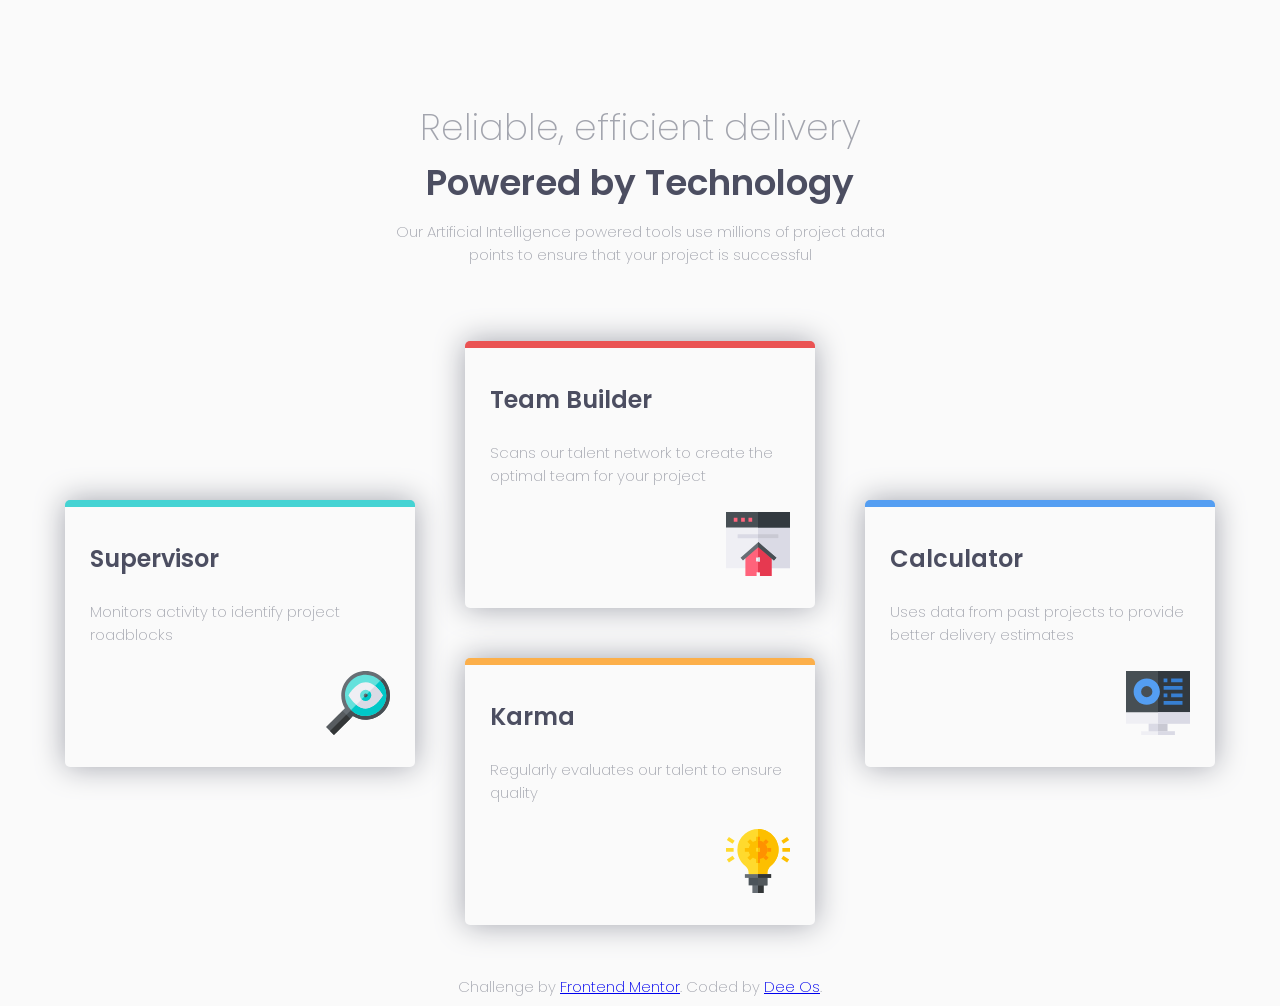
<file: index.html>
<!DOCTYPE html>
<html lang="en">
<head>
  <meta charset="UTF-8">
  <meta name="viewport" content="width=device-width, initial-scale=1.0"> <!-- displays site properly based on user's device -->

  <link rel="icon" type="image/png" sizes="32x32" href="./images/favicon-32x32.png">
  <link href="https://fonts.googleapis.com/css2?family=Poppins:wght@200;400;600&display=swap" rel="stylesheet">
  <link rel="stylesheet" type="text/css" href="styles.css">
  
  <title>Frontend Mentor | Four card feature section</title>

  <!-- Feel free to remove these styles or customise in your own stylesheet 👍 
  <style>
    .attribution { font-size: 11px; text-align: center; }
    .attribution a { color: hsl(228, 45%, 44%); }
  </style>-->
</head>
<body>
  <div class="top-text">
    <div id="top-text-h1"><h1>Reliable, efficient delivery</h1></div>
    <div id="top-text-h2"><h2>Powered by Technology</h2></div>
    <div id="top-text-main"><p>Our Artificial Intelligence powered tools use millions of project data points 
      to ensure that your project is successful</p></div>
  </div>
  <div class="content-boxes">
    <div class="content-box" id="sup">
      <div class="content-box-title"><h3>Supervisor</h3></div>
      <div class="content-box-body"><p>Monitors activity to identify project roadblocks</p></div>
      <div class="content-box-img"><img src="images/icon-supervisor.svg"></div>
    </div>
    <div class="stacked-boxes">
      <div class="content-box" id="team-builder">
        <div class="content-box-title"><h3>Team Builder</h3></div>
        <div class="content-box-body"><p>Scans our talent network to create the optimal team for your project</p></div>
        <div class="content-box-img"><img src="images/icon-team-builder.svg"></div>
      </div>
      <div class="content-box" id="karma">
        <div class="content-box-title"><h3>Karma</h3></div>
        <div class="content-box-body"><p>Regularly evaluates our talent to ensure quality</p></div>
        <div class="content-box-img"><img src="images/icon-karma.svg"></div>
      </div>
    </div>
    <div class="content-box" id="calc">
      <div class="content-box-title"><h3>Calculator</h3></div>
      <div class="content-box-body"><p>Uses data from past projects to provide better delivery estimates</p></div>
      <div class="content-box-img"><img src="images/icon-calculator.svg"></div>
    </div>
  </div>
  
  <footer>
    <p class="attribution">
      Challenge by <a href="https://www.frontendmentor.io?ref=challenge" target="_blank">Frontend Mentor</a>. 
      Coded by <a href="#">Dee Os</a>.
    </p>
  </footer>
</body>
</html>
</file>
<file: styles.css>
body {
  font-family: Poppins;
  font-size: 15px;
  font-weight: 200;
  background-color: hsl(0, 0%, 98%);
  color: hsl(229, 6%, 66%);
}

h1 {
  font-size: 36px;
  font-weight: 200;
}

h2 {
  font-size: 36px;
  font-weight: 600;
  color: hsl(234, 12%, 34%);
  padding-bottom: 10px;
}

h3 {
  font-size: 24px;
  font-weight: 600;
  color: hsl(234, 12%, 34%);
}

.top-text {
  display: flex;
  flex-direction: column;
  align-items: center;
  margin-top: 100px;
}

.top-text h1, h2, p {
  margin: 0;
  text-align: center;
}

#top-text-main {
  width: 500px;
}

.content-boxes {
  display: flex;
  flex-direction: row;
  justify-content: center;
  align-items: center;
  margin-top: 25px;
}

.content-box {
  display: flex;
  flex-direction: column;
  align-items: flex-start;
  height: 200px;
  width: 300px;
  margin: 50px 25px;
  padding: 10px 25px 50px 25px;
  background-color: hsl(0, 0%, 98%);
  box-shadow: 0 0 30px hsl(229, 6%, 66%);
  border-radius: 5px;
  text-align: left;
}

.content-box-body p{
  text-align: left;
  font-size: 15px;
  margin-bottom: 25px;
}

.content-box-img {
  align-self: flex-end;
}

#sup {
  border-top: solid 7px hsl(180, 62%, 55%);
}

#team-builder {
  border-top: solid 7px hsl(0, 78%, 62%);
}

#karma {
  border-top: solid 7px  hsl(34, 97%, 64%);
}

#calc {
  border-top: solid 7px hsl(212, 86%, 64%);
}

@media only screen and (max-width: 480px) {
  h1, h2 {
    font-size: 26px;
  }
  h3 {
    margin-bottom: 10px;
  }
  #top-text-main {
    width: 75%;
  }
  #top-text-main p {
    font-size: 17px;
  }
  .content-box {
    width: 75%;
    height: auto%;
    padding-bottom: 25px;
    margin: 0 0 20px 0;
  }
  .content-boxes {
    flex-direction: column;
    align-items: center;
    margin-top: 50px;
  }
  .stacked-boxes {
    display: flex;
    flex-direction: column;
    align-items: center;
  }
  
}
</file>
